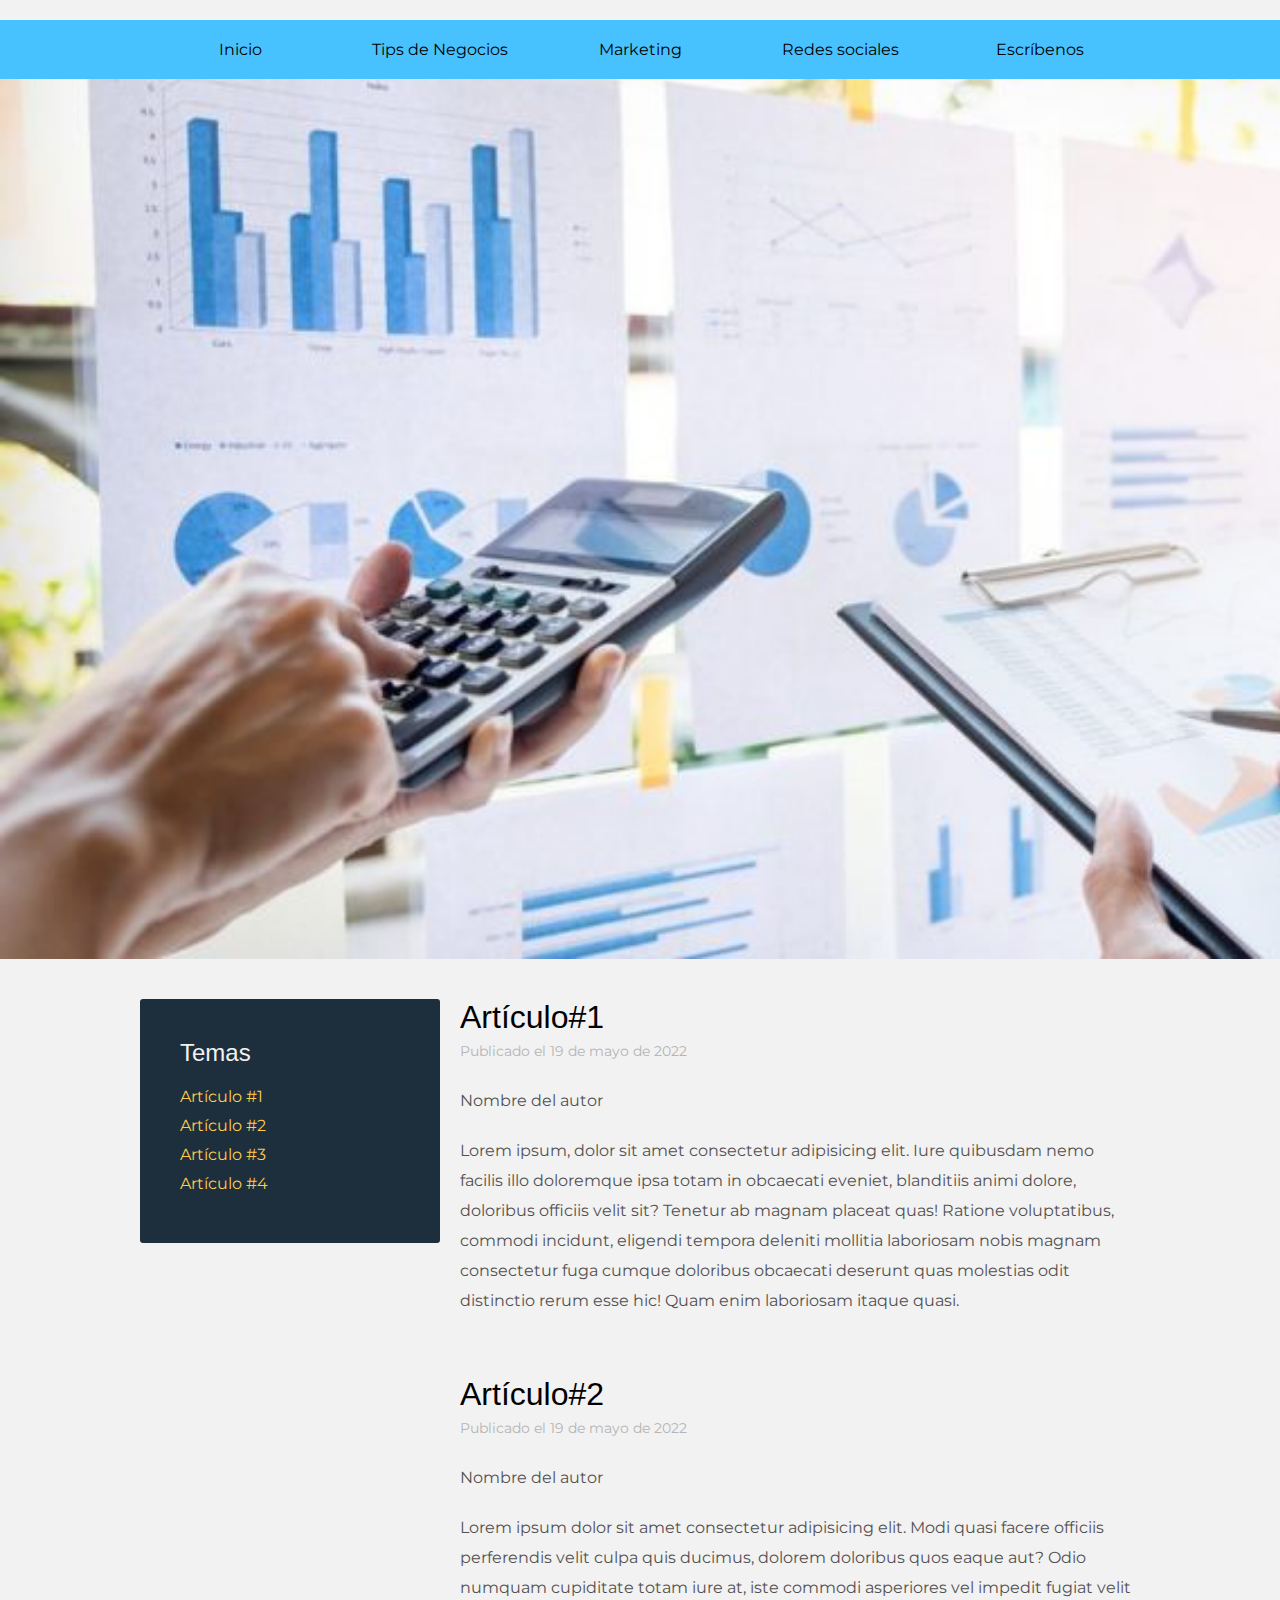
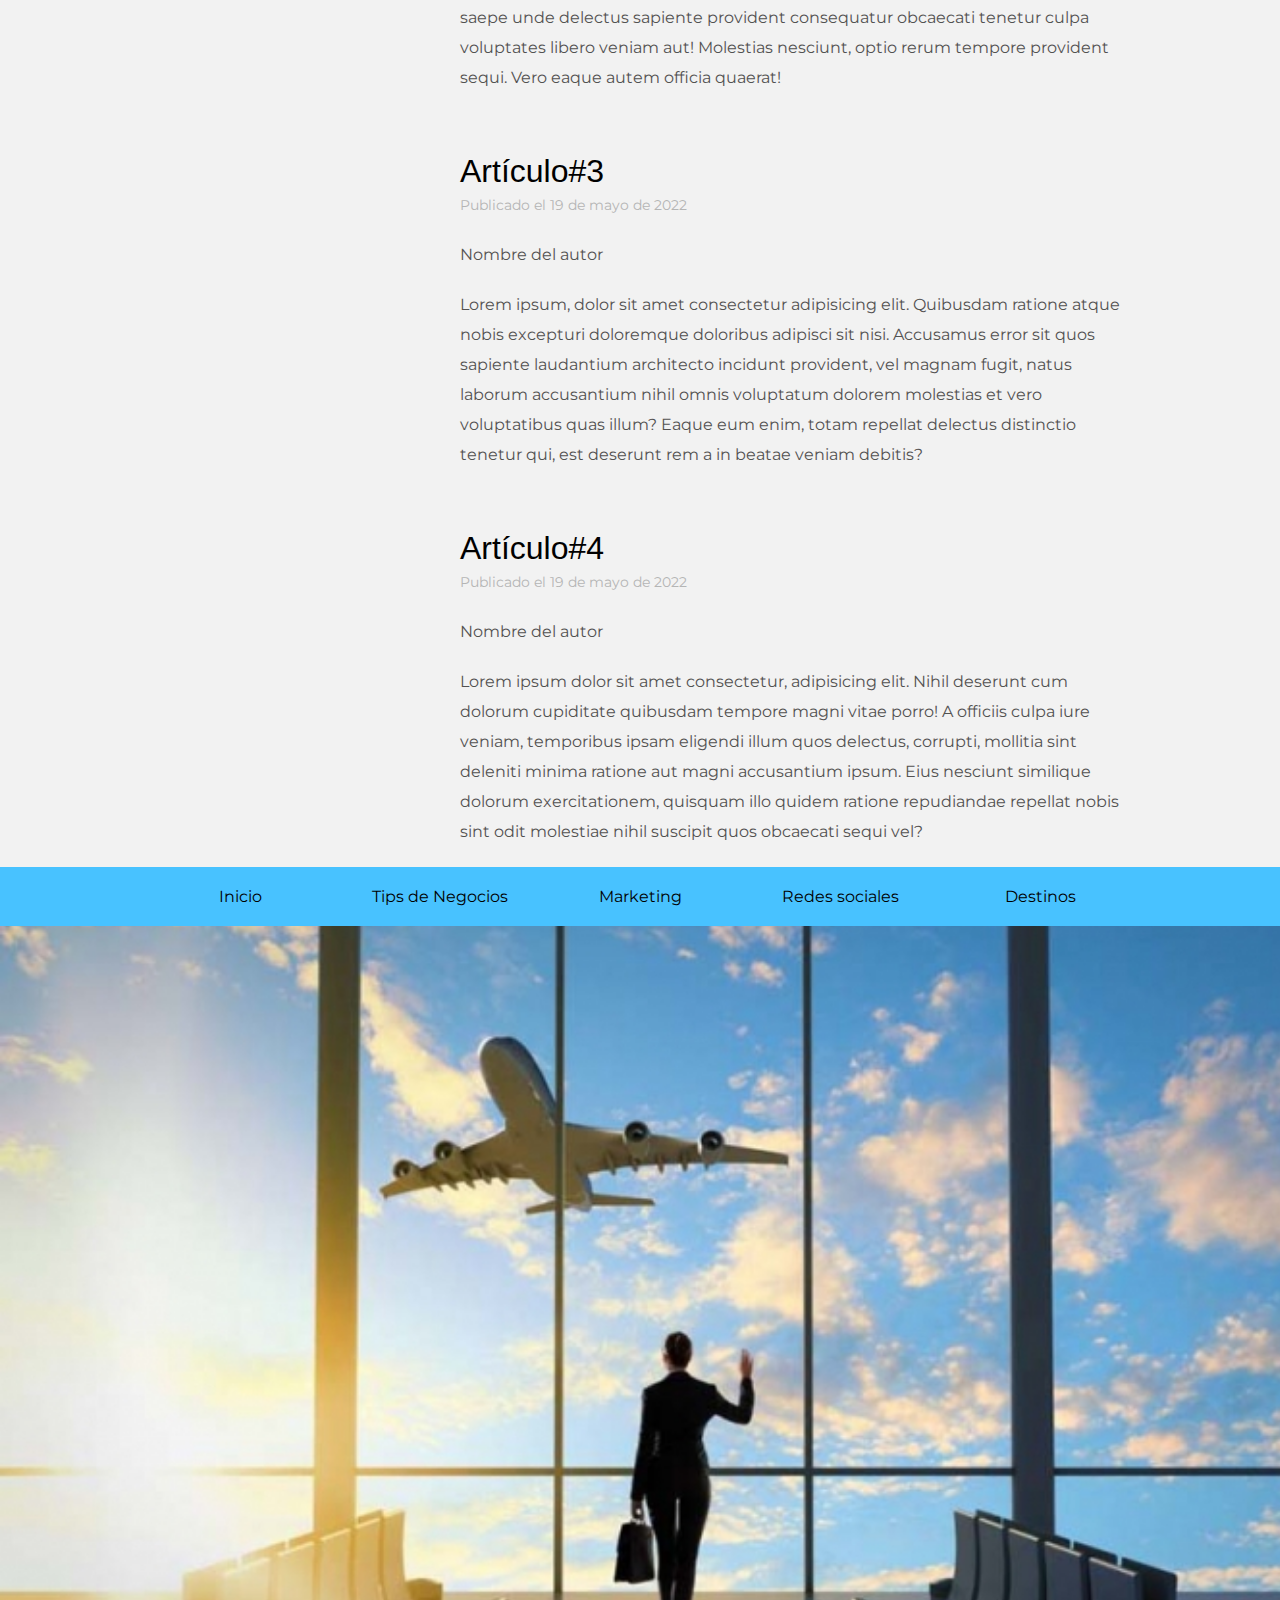
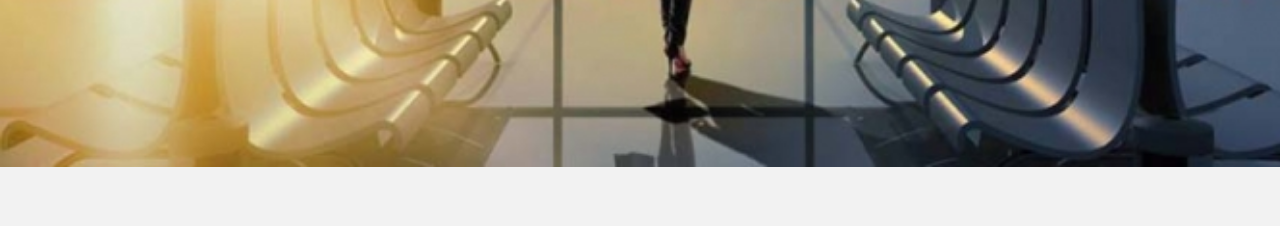
<file: index.html>
<!DOCTYPE html>
<html lang="es">
<head>
    <title>Bienvenido a mi Blog</title>
    <link rel="preconnect" href="https://fonts.googleapis.com">
<link rel="preconnect" href="https://fonts.gstatic.com" crossorigin>
<link href="https://fonts.googleapis.com/css2?family=IBM+Plex+Sans:wght@200&display=swap" rel="stylesheet">
<link href="https://fonts.googleapis.com/css2?family=Montserrat:wght@300;400&display=swap" rel="stylesheet">
<link rel="stylesheet" href="styles.css"
</head>
<body>
    <header>
    <nav class="navbar">
        <div class="contenedor">
            <a href="#">Inicio</a>
            <a href="#">Tips de Negocios</a>
            <a href="#">Marketing</a>
            <a href="#">Redes sociales</a>
            <a href="formulario.html">Escríbenos</a>
        </div>
    </nav>

    <div class="contenedorImagen">
        <a href="#blog"> 
            <img src="admon1.jpg" alt="Administracion">
        </a>
    </div>
</header>
<main id="blog">
    <div class="contenedor">
        <aside>
            <h3 class="titulo">Temas</h3>
            <nav class="indice">
                <a href="#articulo-1">Artículo #1</a>
                <a href="#articulo-2">Artículo #2</a>
                <a href="#articulo-3">Artículo #3</a>
                <a href="#articulo-4">Artículo #4</a>
            </nav>
        </aside>

<div class="contenido">
    <div class="post">
        <h1 class="titulo" id="articulo-1">Artículo#1</h1>
        <p class="fecha">Publicado el 19 de mayo de 2022</p>
        <p class="autor">Nombre del autor</p>
        <p>Lorem ipsum, dolor sit amet consectetur adipisicing elit. Iure quibusdam nemo facilis illo doloremque ipsa totam in obcaecati eveniet, blanditiis animi dolore, doloribus officiis velit sit? Tenetur ab magnam placeat quas! Ratione voluptatibus, commodi incidunt, eligendi tempora deleniti mollitia laboriosam nobis magnam consectetur fuga cumque doloribus obcaecati deserunt quas molestias odit distinctio rerum esse hic! Quam enim laboriosam itaque quasi.</p>
    </div>
    <div class="post">
        <h1 class="titulo" id="articulo-2">Artículo#2</h1>
        <p class="fecha">Publicado el 19 de mayo de 2022</p>
        <p class="autor">Nombre del autor</p>
        <p>Lorem ipsum dolor sit amet consectetur adipisicing elit. Modi quasi facere officiis perferendis velit culpa quis ducimus, dolorem doloribus quos eaque aut? Odio numquam cupiditate totam iure at, iste commodi asperiores vel impedit fugiat velit saepe unde delectus sapiente provident consequatur obcaecati tenetur culpa voluptates libero veniam aut! Molestias nesciunt, optio rerum tempore provident sequi. Vero eaque autem officia quaerat!</p>
    </div>
    <div class="post">
        <h1 class="titulo" id="articulo-3">Artículo#3</h1>
        <p class="fecha">Publicado el 19 de mayo de 2022</p>
        <p class="autor">Nombre del autor</p>
        <p>Lorem ipsum, dolor sit amet consectetur adipisicing elit. Quibusdam ratione atque nobis excepturi doloremque doloribus adipisci sit nisi. Accusamus error sit quos sapiente laudantium architecto incidunt provident, vel magnam fugit, natus laborum accusantium nihil omnis voluptatum dolorem molestias et vero voluptatibus quas illum? Eaque eum enim, totam repellat delectus distinctio tenetur qui, est deserunt rem a in beatae veniam debitis?</p>
    </div>
    <div class="post">
        <h1 class="titulo" id="articulo-4">Artículo#4</h1>
        <p class="fecha">Publicado el 19 de mayo de 2022</p>
        <p class="autor">Nombre del autor</p>
        <p>Lorem ipsum dolor sit amet consectetur, adipisicing elit. Nihil deserunt cum dolorum cupiditate quibusdam tempore magni vitae porro! A officiis culpa iure veniam, temporibus ipsam eligendi illum quos delectus, corrupti, mollitia sint deleniti minima ratione aut magni accusantium ipsum. Eius nesciunt similique dolorum exercitationem, quisquam illo quidem ratione repudiandae repellat nobis sint odit molestiae nihil suscipit quos obcaecati sequi vel?</p>
    </div>
</div>
    </div>
</main>
<footer>
    <div class="contenedorImagen">
       <img src="turisticas.jpg">
    </div>

    <nav class="navbar">
        <div class="contenedor">
            <a href="#">Inicio</a>
            <a href="#">Tips de Negocios</a>
            <a href="#">Marketing</a>
            <a href="#">Redes sociales</a>
            <a href="#">Destinos</a>
        </div>
    </nav>


</footer>
</body>
</html>
</file>
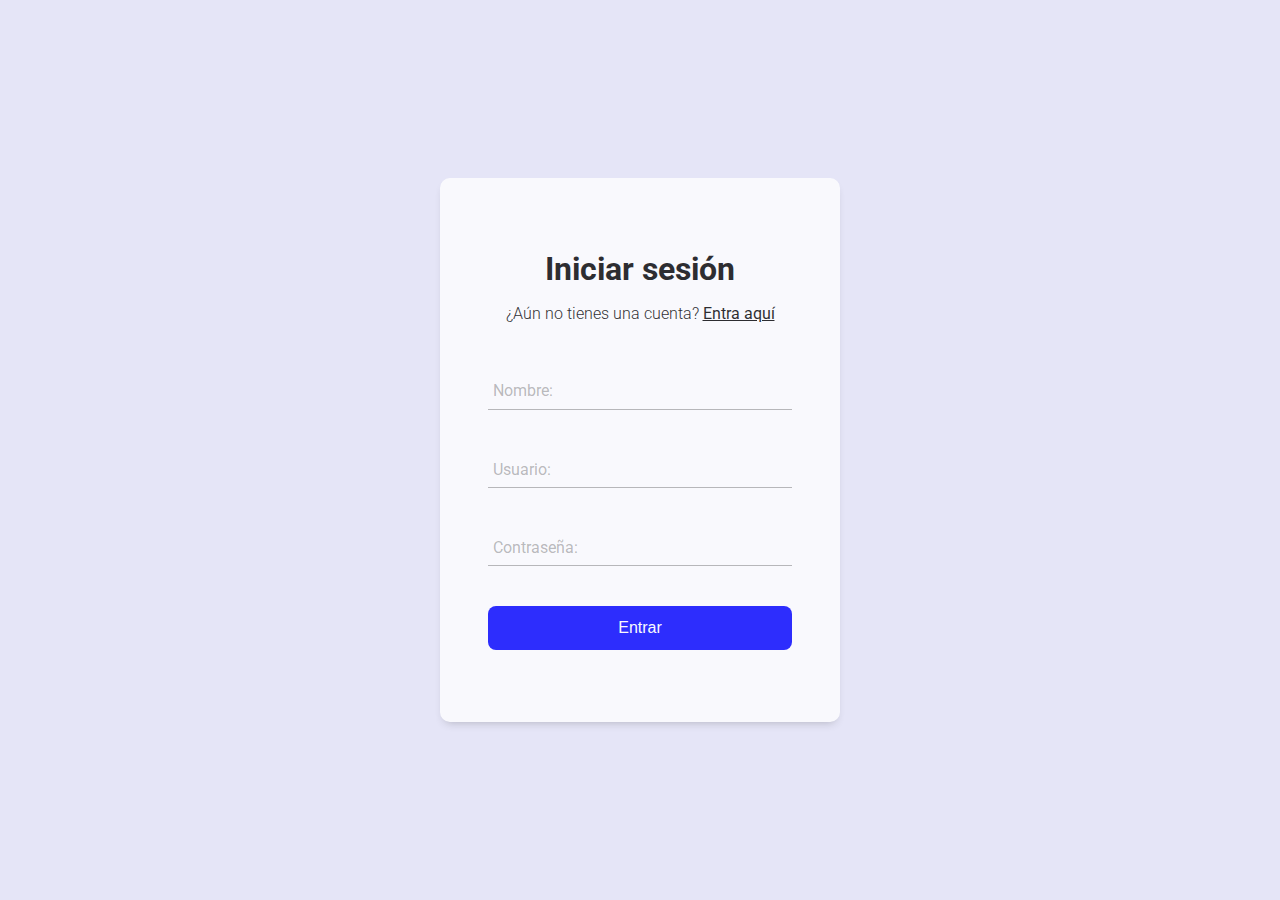
<file: formulario.html>
<!DOCTYPE html>
<html lang="es">
<head>
  
    <title>Formulario</title>
    <link rel="stylesheet" href="styless.css">
</head>
<body>
    <form class="form">
        <h2 class="formTitulo">Iniciar sesión</h2>
        <p class="formParrafo">¿Aún no tienes una cuenta? <a href="#" class="formLink">Entra aquí</a></p>
        <div class="container">
            <div class="formGrupo">
                <input type="text" id="name" class="formInput" placeholder=" ">
                <label for="name" class="formLabel">Nombre:</label>
                 <span class="formLine"></span>  
            </div>
            <div class="formGrupo">
                <input type="text" id="user" class="formInput" placeholder=" ">
                <label for="user" class="formLabel">Usuario:</label>
                 <span class="formLine"></span>  
            </div>
            <div class="formGrupo">
                <input type="text" id="password" class="formInput" placeholder=" ">
                <label for="password" class="formLabel">Contraseña:</label>
                 <span class="formLine"></span>  
            </div>
            <input type="Submit" class="formSubmit" value="Entrar">
        </div>
    </form>
</body>
</html>
</file>
<file: styles.css>
@import url('https://fonts.googleapis.com/css2?family=Montserrat:wght@300;400&display=swap');
*{
 margin: 0;
 padding: 0;
 box-sizing: border-box;
}

html{
    scroll-behavior: smooth;
}

a{
    text-decoration: none;
    outline: none;
}

a:hover{
    text-decoration: underline;
}

body{
    font-family: 'Montserrat', sans-serif;
    background: #f2f2f2;
}


.navbar{
     background: #48c2ff;
     position: sticky;
     top: 20px;
}

.navbar a{
    color: #fff;
    display: inline-block;
    padding: 20px;
    width: 100%;
    text-align: center;
    color: #000;
    transition: .3s ease-out all;
}

.navbar a:hover{
    background: #1d2f3d;
    color: #fff;
    text-decoration: none;
}

.contenedor{
    max-width: 1000px;
    width: 90%;
    margin: auto;
    display: flex;
    justify-content: space-between;

}

.contenedorImagen
{
    height: 100vh;
}

.contenedorImagen img{
    width: 100%;
    height: 100%;
    vertical-align: top;
    object-fit:cover;
    object-position: 0 bottom;
}

main{
    min-height: 100vh;
}

main .contenido p{
   margin-bottom: 20px;
   line-height: 30px;
   color: #525151;
}

main .contenido .titulo{
  font-family: Verdana, Geneva, Tahoma, sans-serif;
  font-weight: normal;
  padding-top: 40px;
 }

 main .contenido .fecha{
   font-size: 14px;
   color: #b5b5b5;
 }


 aside{
     min-width: 30%;
     margin: 40px 20px 20px 0;
     height: 100%;
     background: #1d2f3d;
     padding: 40px;
     border-radius: 3px;
     position: sticky;
     top: 20px;
 }

 aside .titulo{
     font-family: Arial, Helvetica, sans-serif;
     font-weight: normal;
     font-size: 24px;
     margin-bottom: 20px;
     color: #f2f2f2;
 }

 aside .indice a{
     display: block;
     margin-bottom: 10px;
     color: #ffcd48;
 }

 footer .navbar{
    position: sticky;
     bottom: 0;
 }
</file>
<file: styless.css>
@import url('https://fonts.googleapis.com/css2?family=Open+Sans&family=Roboto:wght@300;400;700&display=swap');

*{
    margin:0;
    padding: 0;
    box-sizing: border-box;
}

body{
    font-family: 'Open Sans', sans-serif;
    font-family: 'Roboto', sans-serif;
    background-color: #e5e5f7;
opacity: 0.8;
background-image:  radial-gradient(#f245f7 0.5px, transparent 0.5px), radial-gradient(#f245f7 0.5px, #e5e5f7 0.5px);
background-size: 20px 20px;
background-position: 0 0,10px 10px;
display:flex;
min-height: 100vh;
}

.form{
    background-color: #fff;
    margin:auto;
    width: 90%;
    max-width: 400px;
    padding: 4.5em 3em;
    border-radius: 10px;
    box-shadow: 0 5px 10px -5px rgb(0 0 0 /30%);
    text-align: center;

}

.formTitulo{
    font-size: 2rem;
    margin-bottom: .5em;
}

.formParrafo{
    font-weight: 300;
}

.formLink{
    font-weight: 400;
    color: #000;
}

.container{
    margin-top: 3em;
    display:grid;
    gap: 2.5em;
}

.formGrupo{
    position: relative;
    --color:#5757577e;
}

.formInput{
   width: 100%; 
   background: none;
   color: #706c6c;
   font-size:1rem;
   padding: .6em .3em;
   border: none;
   outline: none;
   border-bottom: 1px solid var(--color);
   font-family:'Franklin Gothic Medium', 'Arial Narrow', Arial, sans-serif;
}

.formInput:not(:placeholder-shown){
    color: #4d4646;
}

.formInput:focus + .formLabel,
.formInput:not(:placeholder-shown) + .formLabel{
    transform: translateY(-12px) scale(.7);
    transform-origin: left top;
    color: blue;
}

.formLabel{
    color: var(--color);
    cursor: pointer;
    position:absolute;
    top:0;
    left: 5px;
    transform: translateY(10px);
    transition: transform .5s, color .3s;
}


.formSubmit{
    background: blue;
    color: white;
    font-family: Verdana, Geneva, Tahoma, sans-serif;
    font-weight: 300;
    font-size: 1rem;
    padding:.8rem 0;
    border: none;
    border-radius: .5em;
}

.formLine{
    position: absolute;
    bottom: 0;
    left:0;
    width: 100%;
    height: 1px;
    background-color: blue;
    transform: scale(0);
    transform: lef bottom;
    transition: transform -4s;
}

.formInput:focus ~ .formLabel,
.formInput:not(:placeholder-shown) ~ .formLabel{
    transform: scale(1);
}
</file>
